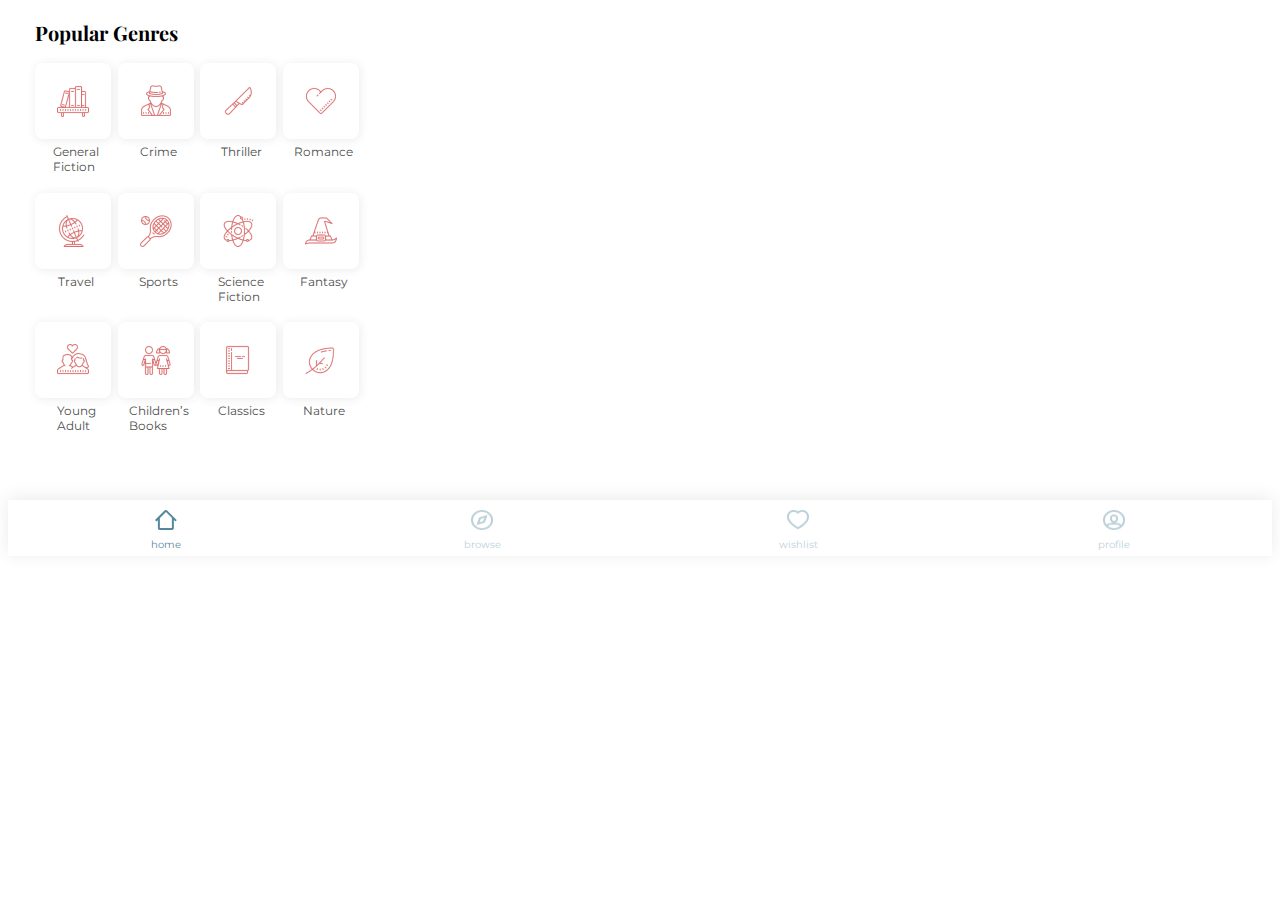
<file: index.html>
<!DOCTYPE html>
<html lang="en">

<head>
        <meta charset="UTF-8">
        <meta http-equiv="X-UA-Compatible" content="IE=edge">
        <meta name="viewport" content="width=device-width, initial-scale=1.0">
        <link rel="stylesheet" href="/style/style3.css">
        <link rel="normalize" href="/style/Normalize.css">
        <title>Document</title>
        <link rel="preconnect" href="https://fonts.googleapis.com">
        <link rel="preconnect" href="https://fonts.gstatic.com" crossorigin>
        <link href="https://fonts.googleapis.com/css2?family=Playfair+Display+SC:wght@700&family=Playfair+Display:wght@700&family=Source+Sans+Pro:wght@200&display=swap"
                rel="stylesheet">
        <link rel="preconnect" href="https://fonts.googleapis.com">
        <link rel="preconnect" href="https://fonts.gstatic.com" crossorigin>
        <link href="https://fonts.googleapis.com/css2?family=Montserrat&family=Playfair+Display+SC:wght@700&family=Playfair+Display:wght@700&family=Source+Sans+Pro:wght@200&display=swap"
                rel="stylesheet">

</head>

<body>
        <div class="h3">
                <h3>
                        Popular Genres
                </h3>
        </div>

        <div class="genres">
                <div class="cell cell-1"><a href="#"><img class=icon src="/assets/img/icon_bookshelf.png" alt="General
            Fiction"></a>
                </div>
                <div class="cell cell-2"><a href="#"><img class=icon src="/assets/img/icon_crime.png"
                                        alt="icon_crime"></a>
                </div>
                <div class="cell cell-3"><a href="#"><img class=icon src="assets/img/icon_knife.png"
                                        alt="icon_knife"></a>
                </div>
                <div class="cell cell-4"><a href="#"><img class=icon src="/assets/img/icon_heart.png"
                                        alt="icon_heart"></a>
                </div>
                <div class="cell-text">
                        <a class="p" href="#">General<br>
                                Fiction</a>
                </div>

                <div class="cell-text">
                        <a class="p" href="#">Crime</a>
                </div>
                <div class="cell-text">
                        <a class="p" href="#">Thriller</a>
                </div>
                <div class="cell-text">
                        <a class="p" href="#">Romance</a>
                </div>
                <div class="cell cell-5"><a href="#"><img class=icon src="/assets/img/icon_travel.png"
                                        alt="icon_travel"></a>
                </div>
                <div class="cell cell-6"><a href="#"><img class=icon src="/assets/img/icon_sports.png"
                                        alt="icon_sports"></a>
                </div>
                <div class="cell cell-7"><a href="#"><img class=icon src="/assets/img/icon_science.png"
                                        alt="icon_science"></a>
                </div>
                <div class="cell cell-8"><a href="#"><img class=icon src="/assets/img/icon_fantasy.png"
                                        alt="icon_fantasy"></a>
                </div>
                <div class="cell-text">
                        <a class="p" href="#">Travel</a>
                </div>

                <div class="cell-text">
                        <a class="p" href="#">Sports</a>
                </div>
                <div class="cell-text">
                        <a class="p" href="#">Science <br>
                                Fiction</a>
                </div>
                <div class="cell-text">
                        <a class="p" href="#">Fantasy</a>
                </div>
                <div class="cell cell-9"><a href="#"><img class=icon src="/assets/img/icon_couple.png"
                                        alt="icon_couple"></a>
                </div>
                <div class="cell cell-10"><a href="#"><img class=icon src="/assets/img/icon_children.png"
                                        alt="icon_children"></a>
                </div>
                <div class="cell cell-11"><a href="#"><img class=icon src="/assets/img/icon_book.png"
                                        alt="icon_book"></a>
                </div>
                <div class="cell cell-12"><a href="#"><img class=icon src="/assets/img/icon_leaf.png"
                                        alt="icon_leaf"></a></div>
                <div class="cell-text"><a class="p" href="#">Young <br>
                                Adult</a></div>
                <div class="cell-text">
                        <a class="p" href="#">Children’s<br>
                                Books</a></div>
                <div class="cell-text">
                        <a class="p" href="#">Classics</a>
                </div>
                <div class="cell-text">
                        <a class="p" href="#">Nature</a>
                </div>

        </div>
        <nav class="navbar">
                <ul>
                        <li><a class="active" href="#">
                                        <img class="icon-nav" src="/assets/img/menu_home.png" alt="home"> </a>
                        </li>
                        <li><a href="#">
                                        <img class="icon-nav" src="/assets/img/menu_browse.png" alt="browse">

                                </a>
                        </li>
                        <li><a href="#">
                                        <img class="icon-nav" src="/assets/img/menu_wishlist.png" alt="wishlist">
                                </a></li>
                        <li><a href="#">
                                        <img class="icon-nav" src="/assets/img/menu_profile.png" alt="profile">

                                </a></li>
                        <li><a class="active" href="#">home</a></li>
                        <li><a href="#">browse</a></li>
                        <li><a href="#">wishlist </a></li>
                        <li><a href="#">profile</a></li>

                </ul>
        </nav>
</body>

</html>
</file>
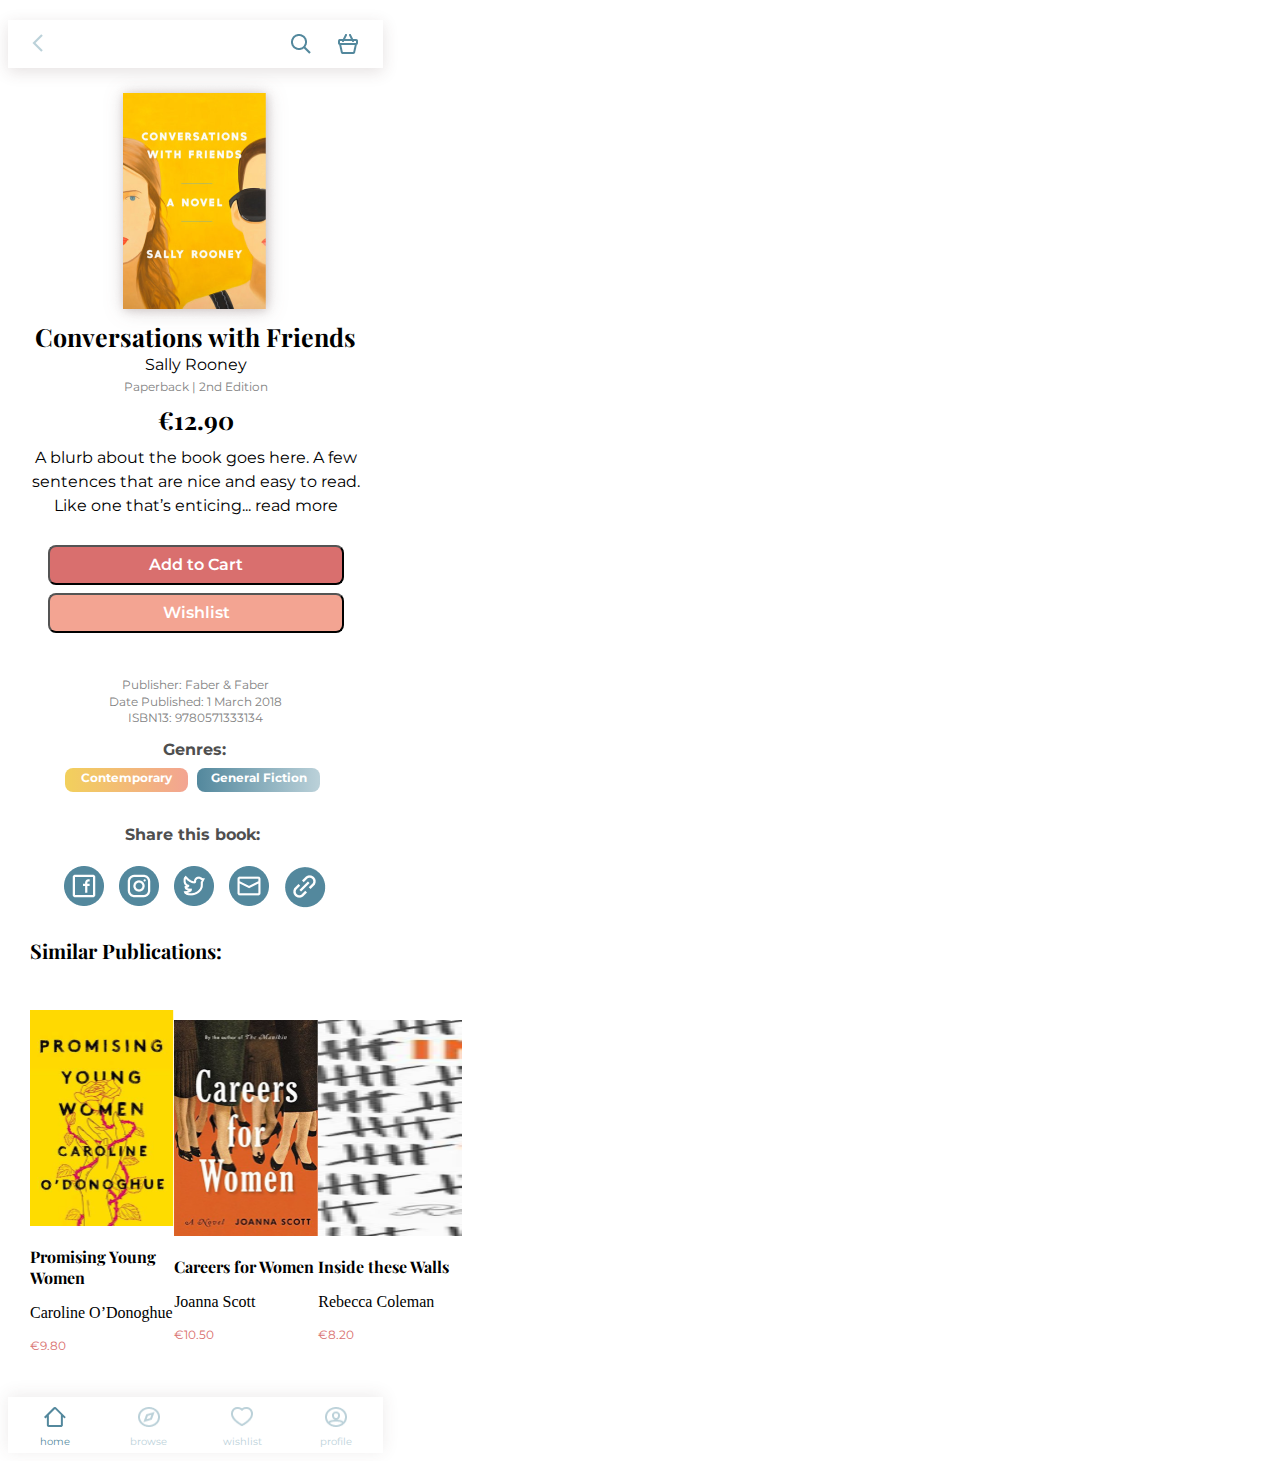
<file: BookPage.html>
<!DOCTYPE html>
<html lang="en">

<head>
    <meta charset="UTF-8">
    <meta http-equiv="X-UA-Compatible" content="IE=edge">
    <meta name="viewport" content="width=device-width, initial-scale=1.0">
    <link rel="normalize" href="/style/Normalize.css">
    <link rel="stylesheet" href="style/BookPage.css">
    <link rel="stylesheet" href="style/fonts.css">
    <link rel="preconnect" href="https://fonts.googleapis.com">
    <link rel="preconnect" href="https://fonts.gstatic.com" crossorigin>
    <link href="https://fonts.googleapis.com/css2?family=Montserrat&display=swap" rel="stylesheet">
    <link rel="preconnect" href="https://fonts.googleapis.com">
    <link rel="preconnect" href="https://fonts.gstatic.com" crossorigin>
    <link href="https://fonts.googleapis.com/css2?family=Montserrat:wght@700&display=swap" rel="stylesheet">
    <link rel="preconnect" href="https://fonts.googleapis.com">
    <link rel="preconnect" href="https://fonts.gstatic.com" crossorigin>
    <link href="https://fonts.googleapis.com/css2?family=Montserrat:wght@600&display=swap" rel="stylesheet">
    <title>Document</title>
</head>

<body>

    <header class="header">
        <img id="arrow" src="assets\img\assets page 2\arrow.png">
        <img id="search" src="assets\img\menu_search.png">
        <img id="basket" src="assets\img\menu_basket.png">

    </header>
    <div class="picture">
        <img id="poster" src="assets\img\assets page 2\conv_w_friends.png">
    </div>
    <div class="text">
        <h1 id="conv_fr">Conversations with Friends</h1>
        <h2 id="s_r">Sally Rooney</h2>
        <h3 id="pck">Paperback | 2nd Edition</h3>
        <h2 id="price">€12.90</h2>
        <h2 id="main_txt">A blurb about the book goes here. A few</br> sentences that are nice and easy to
            read.</br>
            Like
            one
            that’s enticing... read more</h2>

    </div>


    <div class="buttons">
        <div>
            <button class=" b b1 ">Add to Cart</button>
        </div>
        <div>
            <button class=" b b2 ">Wishlist</button>
        </div>
        <div class="publisher">
            <p class="publish">Publisher: Faber & Faber<br>
                Date Published: 1 March 2018<br>
                ISBN13: 9780571333134</p>
        </div>
    </div>
    <div class="tag">
        <p class="h">Genres:
        </p>
    </div>
    <div class="tagcloud">

        <div class="teg1"><a class="cntp" href="#">Contemporary</a></div>
        <div class="tegleft"><a class="fctn" href="#">General Fiction</a></div>
    </div>
    <div class="share">
        <p class="h">Share this book:</p>
    </div>
    <div class="buttons2">
        <button class="socnet"><img src="/assets/img/assets page 2/facebook.png" alt="facebook">
        </button>
        <button class="socnet"><img src="/assets/img/assets page 2/instagram.png" alt="instagram"></button>
        <button class="socnet"><img src="/assets/img/assets page 2/twitter.png" alt="twitter"></button>
        <button class="socnet"><img src="/assets/img/assets page 2/email.png" alt="mail"></button>
        <button class="socnet"><img src="/assets/img/assets page 2/link.png" alt=" link"></button>

    </div>
    <div class="publications">
        <h3 class="title_publications">Similar Publications:</h3>
        <div class="publications_skroll">
            <ul class="publications_list">

                <li class="book_items">
                    <img class="book_img" src="assets/img/assets page 2/prom_young_women.png" alt="Caroline O’Donoghue">
                    <p class="book_name">Promising Young<br> Women</p>
                    <p class="book_authors">Caroline O’Donoghue</p>
                    <p class="book_price">€9.80</p>
                </li>

                <li class="book_items">
                    <img class="book_img" src="assets/img/assets page 2/careers_women.png" alt="Joanna Scott">
                    <p class="book_name">Careers for Women</p>
                    <p class="book_authors">Joanna Scott</p>
                    <p class="book_price">€10.50</p>
                </li>

                <li class="book_items">
                    <img class="book_img" src="assets/img/assets page 2/inside.png" alt="Rebecca Coleman">
                    <p class="book_name">Inside these Walls</p>
                    <p class="book_authors">Rebecca Coleman</p>
                    <p class="book_price">€8.20</p>
                </li>
            </ul>
        </div>
    </div>


    <nav class="navbar">
        <ul>
            <li><a class="active" href="#">
                    <img class="icon-nav" src="/assets/img/menu_home.png" alt="home"> </a>
            </li>
            <li><a href="#">
                    <img class="icon-nav" src="/assets/img/menu_browse.png" alt="browse">

                </a>
            </li>
            <li><a href="#">
                    <img class="icon-nav" src="/assets/img/menu_wishlist.png" alt="wishlist">
                </a></li>
            <li><a href="#">
                    <img class="icon-nav" src="/assets/img/menu_profile.png" alt="profile">

                </a></li>
            <li><a class="active " href="#">home</a></li>
            <li><a href="#">browse</a></li>
            <li><a href="#">wishlist </a></li>
            <li><a href="#">profile</a></li>

        </ul>
    </nav>
</body>

</html>
</file>
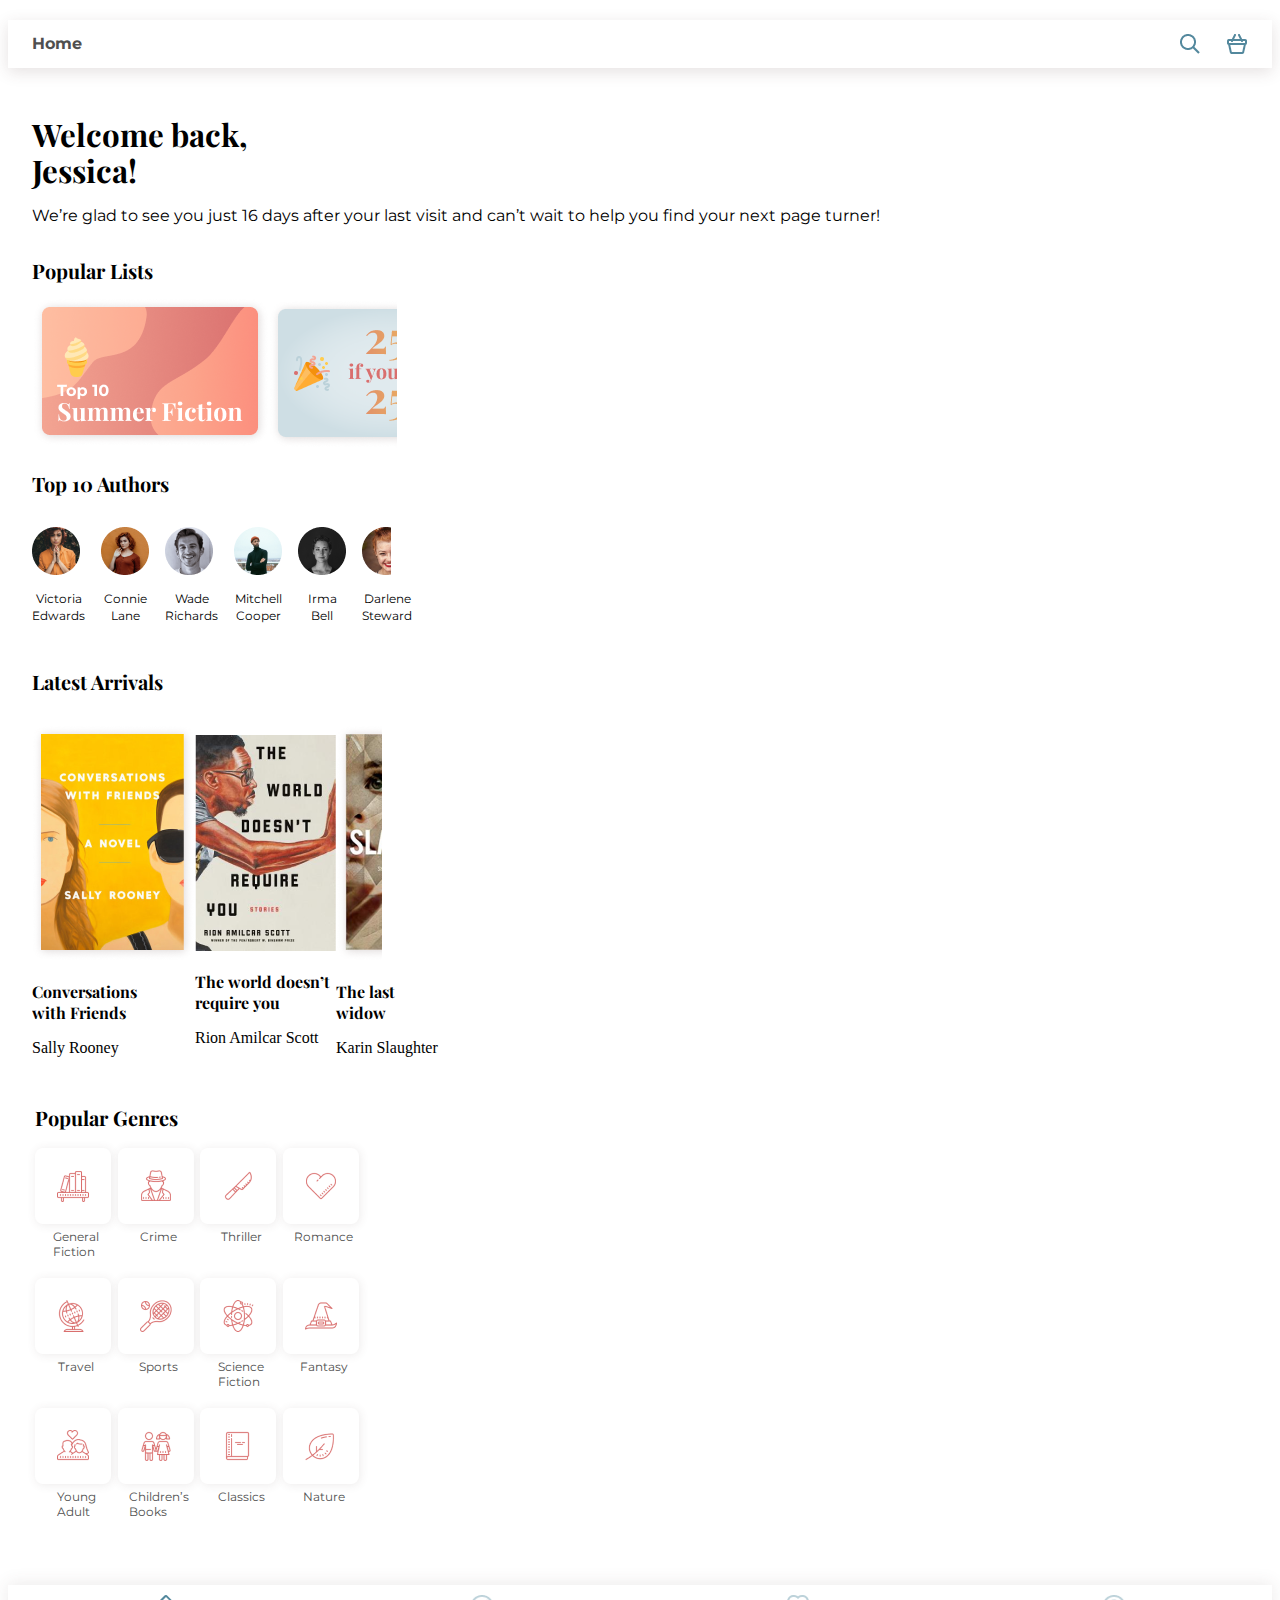
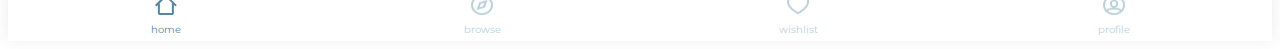
<file: HomePage.html>
<!DOCTYPE html>
<html lang="en">

<head>
    <meta charset="UTF-8">
    <meta http-equiv="X-UA-Compatible" content="IE=edge">
    <meta name="viewport" content="width=device-width, initial-scale=1.0">
    <link rel="stylesheet" href="style\page1_block1_style.css">
    <link rel="normalize" href="/style/Normalize.css">
    <link rel="stylesheet" href="/style/style3.css">
    <link rel="stylesheet" href="style/fonts.css">
    <link rel="stylesheet" href="style/header+nav.css">
    <link rel="stylesheet" href="style/top10authors.css">
    <link rel="preconnect" href="https://fonts.googleapis.com">
    <link rel="preconnect" href="https://fonts.gstatic.com" crossorigin>
    <link
        href="https://fonts.googleapis.com/css2?family=Montserrat&family=Playfair+Display+SC:wght@700&family=Playfair+Display:wght@700&family=Source+Sans+Pro:wght@200&display=swap"
        rel="stylesheet">
    <link rel="preconnect" href="https://fonts.googleapis.com">
    <link rel="preconnect" href="https://fonts.gstatic.com" crossorigin>
    <link
        href="https://fonts.googleapis.com/css2?family=Montserrat&family=Playfair+Display+SC:wght@700&family=Playfair+Display:wght@700&family=Source+Sans+Pro:wght@200&display=swap"
        rel="stylesheet">
    <title>Document</title>
</head>

<body>
    <header class="header">
        <h1 id="home">Home</h1>
        <img id="search" src="assets\img\menu_search.png">
        <img id="basket" src="assets\img\menu_basket.png">
    </header>
    <div class="main">
        <p id="jes_text">Welcome back,</br> Jessica!</p>
        <p id="jes_subtext">We’re glad to see you just 16 days after your last visit and can’t wait to help you find
            your next page
            turner!</p>
    </div>
    <h1 id="pp_ls">Popular Lists</h1>
    <div class="pop_list">
        <div class="sum_f">
            <img src="assets\img\s_fiction_all.png">
        </div>
        <img src="assets\img\all_25.png">
    </div>

    <body class="page">

        <div class="authors">
            <h3 class="authors__title">Top 10 Authors</h3>
            <div class="authors__skroll">
                <ul class="authors__list">

                    <li class="authors__item">
                        <img class="authors__img" src="assets/img/author_1.png" alt="Victoria Edwards">
                        <p class="authors__text">Victoria<br>Edwards</p>
                    </li>

                    <li class="authors__item">
                        <img class="authors__img" src="assets/img/author_2.png" alt="Connie Lane">
                        <p class="authors__text">Connie <br> Lane</p>
                    </li>

                    <li class="authors__item">
                        <img class="authors__img" src="assets/img/author_3.png" alt="Wade Richards">
                        <p class="authors__text">Wade <br> Richards</p>
                    </li>

                    <li class="authors__item">
                        <img class="authors__img" src="assets/img/author_4.png" alt="Mitchell Cooper">
                        <p class="authors__text">Mitchell <br> Cooper</p>
                    </li>

                    <li class="authors__item">
                        <img class="authors__img" src="assets/img/author_5.png" alt="Irma Bell">
                        <p class="authors__text">Irma <br>Bell</p>
                    </li>

                    <li class="authors__item">
                        <img class="authors__img" src="assets/img/author_6.png" alt="Darlene Steward">
                        <p class="authors__text">Darlene <br> Steward</p>
                    </li>
                </ul>
            </div>
        </div>

        <div class="arrivals">
            <h3 class="title_arrivals">Latest Arrivals</h3>
            <div class="arrivals_skroll">
                <ul class="arrivals_list">

                    <li class="book_items">
                        <img class="book_img" src="assets/img/latest_arrivals_1.png" alt="Sally Roney">
                        <p class="book_name">Conversations<br> with Friends</p>
                        <p class="book_authors">Sally Rooney</p>
                    </li>

                    <li class="book_items">
                        <img class="book_img" src="assets/img/latest_arrivals_2.png" alt="Rion Amilcar Scott">
                        <p class="book_name">The world doesn’t <br> require you</p>
                        <p class="book_authors">Rion Amilcar Scott</p>
                    </li>

                    <li class="book_items">
                        <img class="book_img" src="assets/img/latest_arrivals_3.png" alt="Karin Slaughter">
                        <p class="book_name">The last <br> widow</p>
                        <p class="book_authors">Karin Slaughter</p>
                    </li>
                </ul>
            </div>
        </div>

        <div class="h3">
            <h3>
                Popular Genres
            </h3>
        </div>

        <div class="genres">
            <div class="cell cell-1"><a href="#"><img class=icon src="/assets/img/icon_bookshelf.png" alt="General
    Fiction"></a>
            </div>
            <div class="cell cell-2"><a href="#"><img class=icon src="/assets/img/icon_crime.png" alt="icon_crime"></a>
            </div>
            <div class="cell cell-3"><a href="#"><img class=icon src="assets/img/icon_knife.png" alt="icon_knife"></a>
            </div>
            <div class="cell cell-4"><a href="#"><img class=icon src="/assets/img/icon_heart.png" alt="icon_heart"></a>
            </div>
            <div class="cell-text">
                <a class="p" href="#">General<br>
                    Fiction</a>
            </div>

            <div class="cell-text">
                <a class="p" href="#">Crime</a>
            </div>
            <div class="cell-text">
                <a class="p" href="#">Thriller</a>
            </div>
            <div class="cell-text">
                <a class="p" href="#">Romance</a>
            </div>
            <div class="cell cell-5"><a href="#"><img class=icon src="/assets/img/icon_travel.png"
                        alt="icon_travel"></a>
            </div>
            <div class="cell cell-6"><a href="#"><img class=icon src="/assets/img/icon_sports.png"
                        alt="icon_sports"></a>
            </div>
            <div class="cell cell-7"><a href="#"><img class=icon src="/assets/img/icon_science.png"
                        alt="icon_science"></a>
            </div>
            <div class="cell cell-8"><a href="#"><img class=icon src="/assets/img/icon_fantasy.png"
                        alt="icon_fantasy"></a>
            </div>
            <div class="cell-text">
                <a class="p" href="#">Travel</a>
            </div>

            <div class="cell-text">
                <a class="p" href="#">Sports</a>
            </div>
            <div class="cell-text">
                <a class="p" href="#">Science <br>
                    Fiction</a>
            </div>
            <div class="cell-text">
                <a class="p" href="#">Fantasy</a>
            </div>
            <div class="cell cell-9"><a href="#"><img class=icon src="/assets/img/icon_couple.png"
                        alt="icon_couple"></a>
            </div>
            <div class="cell cell-10"><a href="#"><img class=icon src="/assets/img/icon_children.png"
                        alt="icon_children"></a>
            </div>
            <div class="cell cell-11"><a href="#"><img class=icon src="/assets/img/icon_book.png" alt="icon_book"></a>
            </div>
            <div class="cell cell-12"><a href="#"><img class=icon src="/assets/img/icon_leaf.png" alt="icon_leaf"></a>
            </div>
            <div class="cell-text"><a class="p" href="#">Young <br>
                    Adult</a></div>
            <div class="cell-text">
                <a class="p" href="#">Children’s<br>
                    Books</a></div>
            <div class="cell-text">
                <a class="p" href="#">Classics</a>
            </div>
            <div class="cell-text">
                <a class="p" href="#">Nature</a>
            </div>

        </div>
        <nav class="navbar">
            <ul>
                <li><a class="active" href="#">
                        <img class="icon-nav" src="/assets/img/menu_home.png" alt="home"> </a>
                </li>
                <li><a href="#">
                        <img class="icon-nav" src="/assets/img/menu_browse.png" alt="browse">

                    </a>
                </li>
                <li><a href="#">
                        <img class="icon-nav" src="/assets/img/menu_wishlist.png" alt="wishlist">
                    </a></li>
                <li><a href="#">
                        <img class="icon-nav" src="/assets/img/menu_profile.png" alt="profile">

                    </a></li>
                <li><a class="active " href="#">home</a></li>
                <li><a href="#">browse</a></li>
                <li><a href="#">wishlist </a></li>
                <li><a href="#">profile</a></li>

            </ul>
        </nav>
    </body>

</html>
</file>
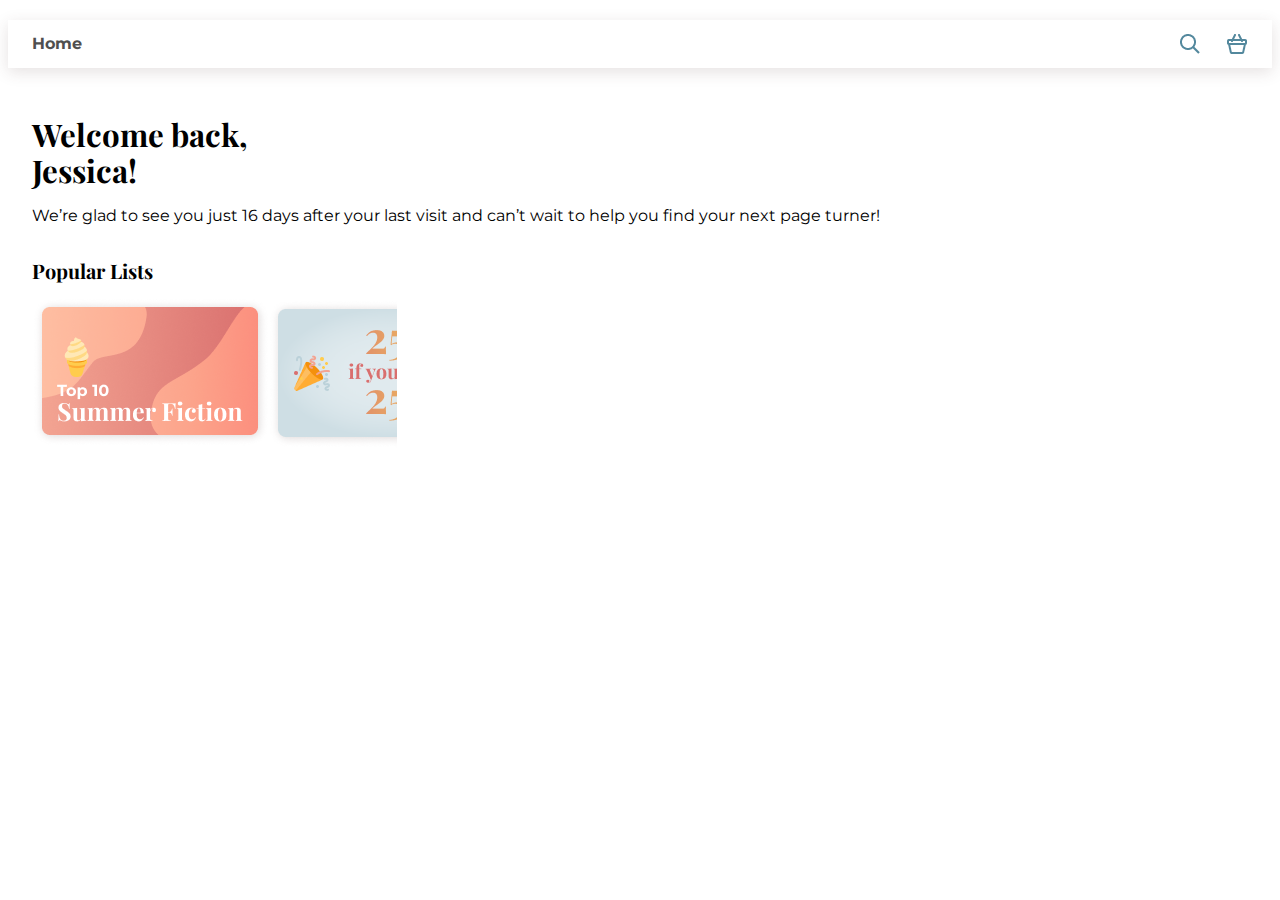
<file: page1_blok1.html>
<!DOCTYPE html>
<html lang="en">

<head>
    <meta name="viewport" content="width=device-width, initial-scale=1.0">
    <link rel="stylesheet" href="style\page1_block1_style.css">
    <link rel="normalize" href="style\Normalize.css">
    <link rel="preconnect" href="https://fonts.googleapis.com">
    <link rel="preconnect" href="https://fonts.gstatic.com" crossorigin>
    <link href="https://fonts.googleapis.com/css2?family=Montserrat:wght@700&display=swap" rel="stylesheet">
    <link rel="preconnect" href="https://fonts.googleapis.com">
    <link rel="preconnect" href="https://fonts.gstatic.com" crossorigin>
    <link href="https://fonts.googleapis.com/css2?family=Playfair+Display:wght@700&display=swap" rel="stylesheet">
    <title>blok 1</title>
</head>

<body>
    <div class="header">
        <h1 id="home">Home</h1>
        <img id="search" src="assets\img\menu_search.png">
        <img id="basket" src="assets\img\menu_basket.png">
    </div>
    <div class="main">
        <p id="jes_text">Welcome back,</br> Jessica!</p>
        <p id="jes_subtext">We’re glad to see you just 16 days after your last visit and can’t wait to help you find
            your next page
            turner!</p>
    </div>
    <h1 id="pp_ls">Popular Lists</h1>
    <div class="pop_list">
        <div class="sum_f">
            <img src="assets\img\s_fiction_all.png">
        </div>
        <img src="assets\img\all_25.png">
    </div>



    <div class="pop_list">
        
    </div>
</body>

</html>
</file>
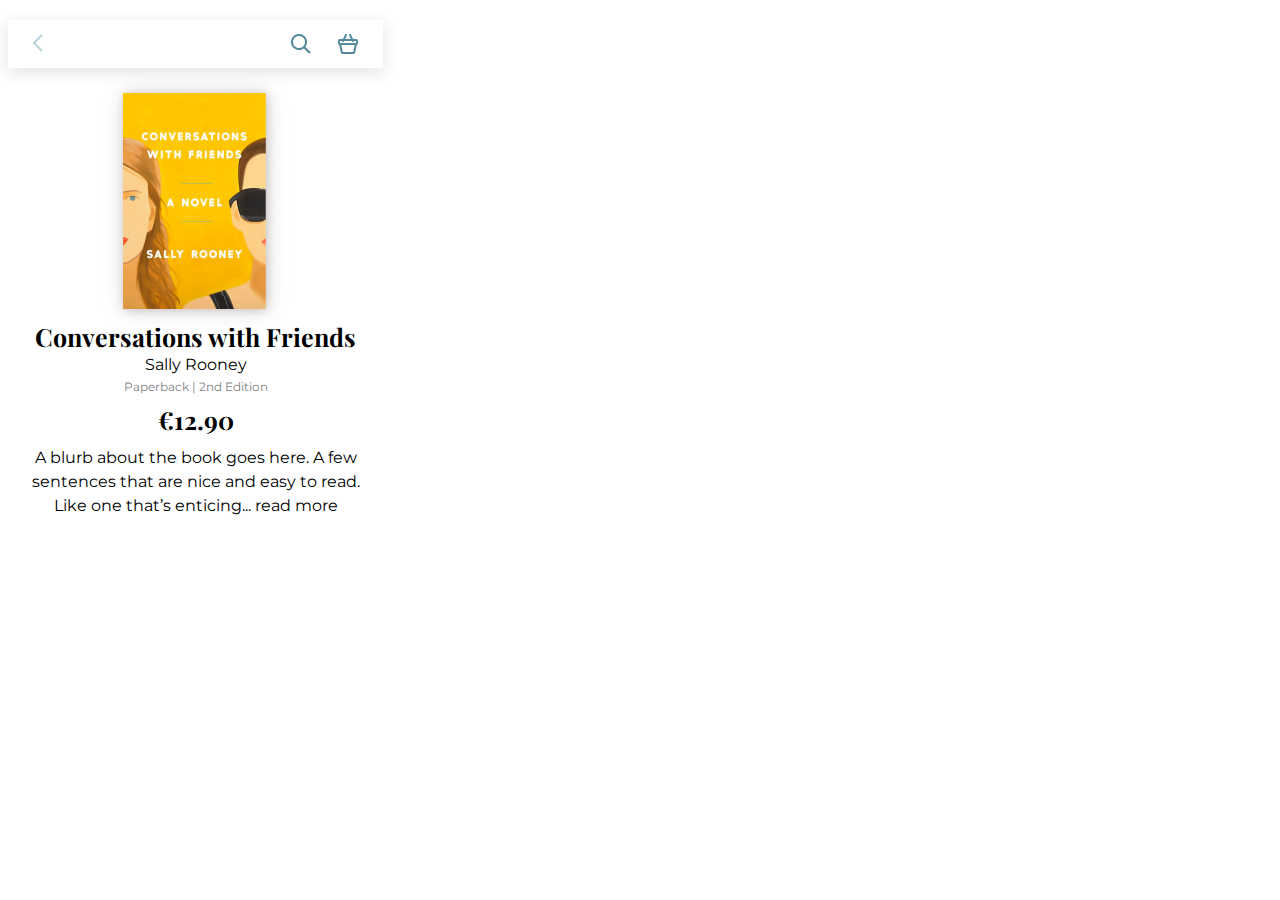
<file: page2_block1.html>
<!DOCTYPE html>
<html lang="en">

<head>
    <link rel="normalize" href="style\Normalize.css">
    <link rel="stylesheet" href="style\page2_block1.css">
    <meta charset="UTF-8">
    <meta http-equiv="X-UA-Compatible" content="IE=edge">
    <meta name="viewport" content="width=device-width, initial-scale=1.0">
    <link rel="preconnect" href="https://fonts.googleapis.com">
    <link rel="preconnect" href="https://fonts.gstatic.com" crossorigin>
    <link href="https://fonts.googleapis.com/css2?family=Playfair+Display:wght@700&display=swap" rel="stylesheet">
    <link rel="preconnect" href="https://fonts.googleapis.com">
    <link rel="preconnect" href="https://fonts.gstatic.com" crossorigin>
    <link href="https://fonts.googleapis.com/css2?family=Montserrat&display=swap" rel="stylesheet">
    <title>block 1 page 2</title>
</head>

<body>

    <header class="header">
        <img id="arrow" src="assets\img\assets page 2\arrow.png">
        <img id="search" src="assets\img\menu_search.png">
        <img id="basket" src="assets\img\menu_basket.png">

    </header>
    <div class="picture">
        <img id="poster" src="assets\img\assets page 2\conv_w_friends.png">
    </div>
    <div class="text">
        <h1 id="conv_fr">Conversations with Friends</h1>
        <h2 id="s_r">Sally Rooney</h2>
        <h3 id="pck">Paperback | 2nd Edition</h3>
        <h2 id="price">€12.90</h2>
        <h2 id="main_txt">A blurb about the book goes here. A few</br> sentences that are nice and easy to
            read.</br>
            Like
            one
            that’s enticing... read more</h2>

    </div>

</body>

</html>
</file>
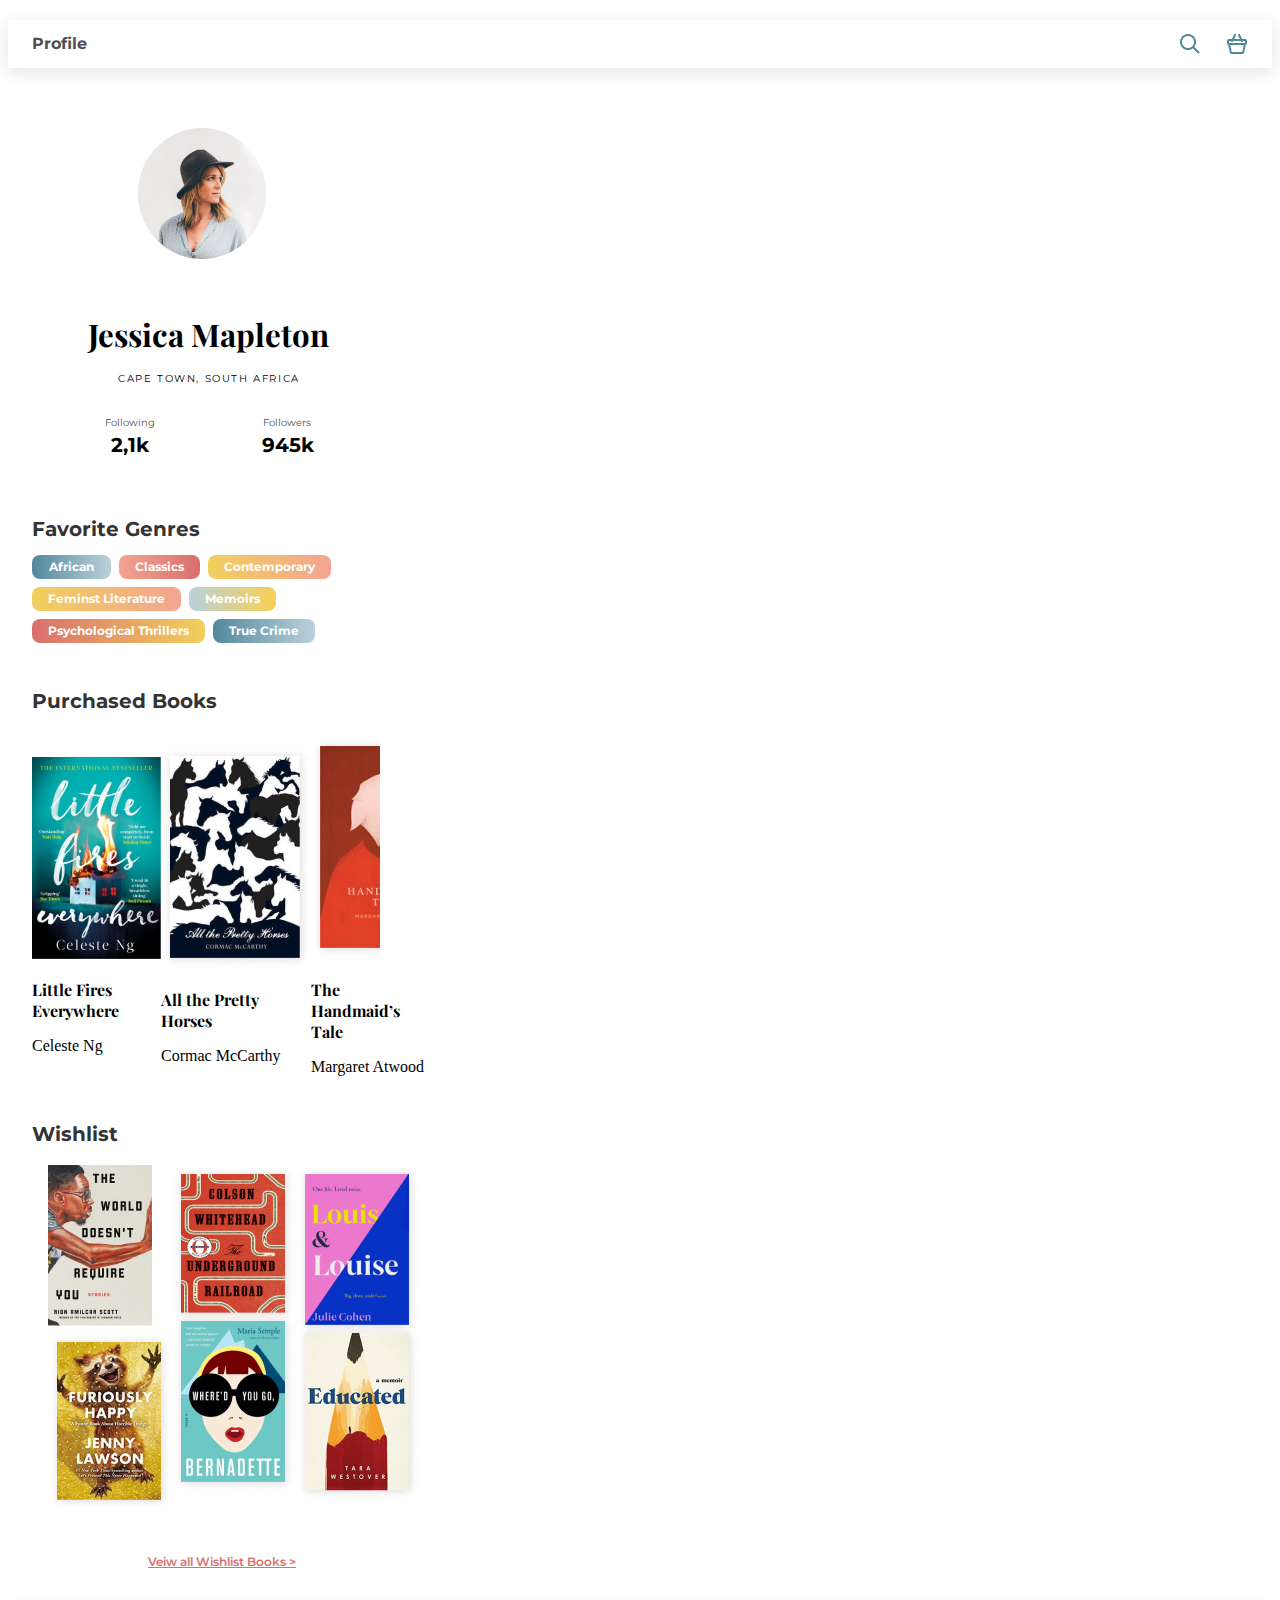
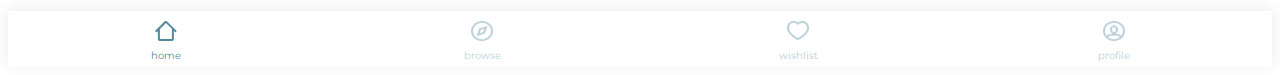
<file: Profile.html>
<!DOCTYPE html>
<html lang="en">

<head>
    <meta charset="UTF-8">
    <meta http-equiv="X-UA-Compatible" content="IE=edge">
    <meta name="viewport" content="width=device-width, initial-scale=1.0">
    <link rel="normalize" href="style/Normalize.css">
    <link rel="stylesheet" href="style/fonts.css">
    <link rel="stylesheet" href="style/header+nav.css">
    <link rel="stylesheet" href="style/Profile.css">
    

    <title>Profile</title>
</head>

<body>
    <header class="header">
        <h1 id="home">Profile</h1>
        <img id="search" src="assets\img\menu_search.png">
        <img id="basket" src="assets\img\menu_basket.png">
    </header>


    <div class="profile_page">
        <img class="profile_info-icon" src="assets/img/assets page 3/icon_profile.png" alt="profile">
        <h1 class="profile_info-text"> Jessica Mapleton</h1>
        <p class="profile_info-text2">Cape Town, South Africa</p>
        <div class="profile_subscribers all">
            <div class="subscribers_info">
                <p class="subscribers_text">Following</p>
                <p class="subscribers_text2">2,1k</p>
            </div>
            <div class="subscribers_info">
                <p class="subscribers_text">Followers</p>
                <p class="subscribers_text2">945k</p>
            </div>
        </div>
    </div>


    <div class="favorite_genres">
        <h3 class="favorite_genres_main">Favorite Genres</h3>
        <ul class="favorite_genres_list">
            <li class="favorite_genres_name one">
                <p class="favorite_genres_list_text">African</p>
            </li>
            <li class="favorite_genres_name two">
                <p class="favorite_genres_list_text">Classics</p>
            </li>
            <li class="favorite_genres_name three">
                <p class="favorite_genres_list_text">Contemporary</p>
            </li>
            <li class="favorite_genres_name four">
                <p class="favorite_genres_list_text">Feminst Literature</p>
            </li>
            <li class="favorite_genres_name five">
                <p class="favorite_genres_list_text">Memoirs</p>
            </li>
            <li class="favorite_genres_name six">
                <p class="favorite_genres_list_text">Psychological Thrillers</p>
            </li>
            <li class="favorite_genres_name seven">
                <p class="favorite_genres_list_text">True Crime</p>
            </li>
        </ul>
    </div>


    <div class= "purchased">
        <h3 class="title_purchased">Purchased Books</h3>
        <div class="purchased_skroll">
            <ul class="purchased_list">

                <li class="book_items">
                    <img class="book_img" src="assets/img/assets page 3/Little Fires Everywhere.png" alt="Celeste Ng">
                    <p class="book_name">Little Fires <br> Everywhere</p>
                    <p class="book_authors">Celeste Ng</p>
                </li>

                <li class="book_items">
                    <img class="book_img" src="assets/img/assets page 3/All the Pretty Horses.png"
                        alt="Cormac McCarthy">
                    <p class="book_name">All the Pretty <br> Horses</p>
                    <p class="book_authors">Cormac McCarthy </p>
                </li>

                <li class="book_items">
                    <img class="book_img" src="assets/img/assets page 3/The Handmaid’s Tale.png" alt="Margaret Atwood">
                    <p class="book_name">The <br> Handmaid’s <br> Tale</p>
                    <p class="book_authors">Margaret Atwood</p>
                </li>
            </ul>
        </div>
    </div>


    <div class= "wishlist">
        <h3 class="title_wishlist">Wishlist</h3>
        <div class="book_wishlist">

            <div class="img_wishlist">

                <div class="img_wishlist imgone"><img src="/assets/img/assets page 3/wishlist/book_one.png">
                </div>
                <div class="img_wishlist imgfour"><img src="/assets/img/assets page 3/wishlist/book_four.png">
                </div>
            </div>

            <div class="img_wishlist">

                <div class="img_wishlist imgtwo"><img src="/assets/img/assets page 3/wishlist/book_two.png">
                </div>
                <div class="img_wishlist imgfive"><img src="/assets/img/assets page 3/wishlist/book_five.png"></div>
            </div>

            <div class="img_wishlist">
                <div class="img_wishlist imgthree"><img src="/assets/img/assets page 3/wishlist/book_three.png">
                </div>
                <div class="img_wishlist imgsix"><img src="/assets/img/assets page 3/wishlist/book_six.png"></div>
            </div>
        </div>
        <p class="wishlist_text">Veiw all Wishlist Books ></p>

    </div>


    <nav class="navbar">
        <ul>
            <li><a class="active" href="HomePage.html">
                    <img class="icon-nav" src="/assets/img/menu_home.png" alt="home"> </a>
            </li>
            <li><a href="#">
                    <img class="icon-nav" src="/assets/img/menu_browse.png" alt="browse">

                </a>
            </li>
            <li><a href="#">
                    <img class="icon-nav" src="/assets/img/menu_wishlist.png" alt="wishlist">
                </a></li>
            <li><a href="Profile.html">
                    <img class="icon-nav" src="/assets/img/menu_profile.png" alt="profile">

                </a></li>
            <li><a class="active" href="#">home</a></li>
            <li><a href="#">browse</a></li>
            <li><a href="#">wishlist </a></li>
            <li><a href="#">profile</a></li>
        </ul>
    </nav>
</body>

</html>
</file>
<file: style/style3.css>
.h3 {
    width: 144px;
    height: 27px;
    margin-left: 27px;
    margin-bottom: 16px;
}

h3 {
    font-family: 'Playfair Display', serif;
    font-size: 20px;
    font-weight: bold;
    color: #000000;
    font-style: normal;
    line-height: 26.66px;
}

.genres {

    width: 330px;
    height: 389px;
    display: grid;
    grid-template-columns: 1fr 1fr 1fr 1fr;
    grid-template-rows: 1fr 1fr 1fr 1fr 1fr 1fr;
    margin-left: 27px;
    margin-right: 21px;
    margin-bottom: 48px;
}

.cell {
    width: 76px;
    height: 76px;
    display: grid;
    background: #FFFFFF;
    box-shadow: 1px 1px 10px rgba(78, 55, 55, 0.1);
    border-radius: 8px;

}

.icon {
    margin: 22px;
    justify-items: center;
}

.cell-text {
    display: grid;
    justify-items: center;
}

.p {

    font-size: 12px;
    font-family: 'Montserrat', sans-serif;
    color: #4F4F4F;
    font-style: normal;
    margin-top: 5px;


}

.navbar {

    width: 100%;
    height: 56px;
    background: #FFFFFF;
    box-shadow: 0px -2px 16px rgba(78, 55, 55, 0.1);
}

ul {
    list-style-type: none;
    display: grid;
    padding-top: 10px;
    grid-template-columns: 1fr 1fr 1fr 1fr;
    grid-template-rows: 1fr 1fr;
    padding-left: 0px;
    justify-items: center;
}

.icon-nav {
    width: 22px;
    height: 20px;
    border: none;
    color: #BBD1D9;
}

a {
    text-decoration: none;
    color: #BBD1D9;
    font-family: 'Montserrat';
    font-size: 10px;
}

.active {
    color: #53889D;
}
</file>
<file: style/BookPage.css>
.header {
    display: grid;
    width: 375px;
    height: 48px;
    grid-row: 1/2;
    grid-column: 1/4;
    align-content: center;
    box-shadow: 0 4px 16px rgba(78, 55, 55, 0.15);
    grid-template-columns: repeat(2, 1fr);
    margin: 20px 0 16px 0;
}

#arrow {
    padding-left: 23.59px;
    grid-column: 1/2;
}

#search {
    display: grid;
    justify-self: end;
    padding-right: 25px;
    border-radius: 0px;
    grid-column: 3/4;
}

#basket {
    display: grid;
    justify-self: end;
    padding-left: 2px;
    padding-right: 25px;
    border-radius: 0px;
    grid-column: 4/4;
}


.picture {

    display: grid;
    width: 375px;
    height: max-content;
    grid-row: auto;
    grid-column: auto;
    justify-content: center;
    filter: drop-shadow(1px 1px 10px rgba(78, 55, 55, 0.2));
    padding-bottom: 0px;
    margin-bottom: 0px;
}

.text {
    display: grid;
    width: 375px;
    grid-template-columns: auto;
    grid-template-rows: 1/7;
    align-content: center;
}

#conv_fr {
    grid-row: 1/2;
    font-family: Playfair Display;
    font-style: normal;
    font-weight: bold;
    font-size: 25px;
    line-height: 33px;
    text-align: center;
    color: black;
    margin: 0%;

}

#s_r {
    grid-row: 2/3;
    font-family: Montserrat;
    font-style: normal;
    font-weight: normal;
    font-size: 16px;
    line-height: 24px;
    text-align: center;
    color: black;
    margin: 0%;
}

#pck {
    grid-row: 3/4;
    font-family: Montserrat;
    font-style: normal;
    font-weight: normal;
    font-size: 12px;
    line-height: 140%;
    text-align: center;
    color: #828282;
    margin: 2px;

}

#price {
    grid-row: 4/5;
    font-family: Playfair Display;
    font-style: normal;
    font-weight: bold;
    font-size: 25px;
    line-height: 33px;
    text-align: center;

    color: #000000;
    margin: 5px;
}

#main_txt {
    grid-row: 5/7;
    font-family: Montserrat;
    font-style: normal;
    font-weight: normal;
    font-size: 16px;
    line-height: 24px;
    color: #000000;
    text-align: center;
    margin: 5px;

}

.buttons {
    margin-top: 22px;
    margin-left: 40px;
    display: grid;
    grid-template-rows: 1fr 1fr;
    grid-gap: 8px;
}

.b1 {
    background-color: #D96F6E;
    width: 296px;
    height: 40px;
    border-radius: 8px;

}

.b2 {
    background-color: #F3A492;
    width: 296px;
    height: 40px;
    border-radius: 8px;
}

.b {
    font-family: 'Montserrat';
    color: #FFFFFF;
    font-style: normal;
    font-weight: 600;
    font-size: 16px;
    line-height: 20px;
}

.publisher {
    width: 174px;
    height: 51px;
    margin-left: 60px;
    margin-top: 24px;
}

.publish {
    font-family: Montserrat;
    font-style: normal;
    font-weight: normal;
    font-size: 12px;
    line-height: 140%;
    text-align: center;
    color: #828282;
}

.tag {
    margin-top: 24px;
    width: 64px;
    height: 20px;
    margin-left: 154px;
}

.h {
    font-family: Montserrat;
    font-style: normal;
    font-weight: bold;
    font-size: 16px;
    line-height: 20px;
    text-align: center;
    color: #4F4F4F;
}

.tagcloud {
    margin-top: 8px;
    margin-left: 57px;
    width: 259px;
    height: 25px;
    display: grid;
    grid-template-columns: 1fr 1fr;
    grid-gap: 5px;
}

.teg1 {

    width: 123px;
    height: 24px;
    border-radius: 8px;
    background: linear-gradient(90deg, #F2D05C 0%, #F3A492 100%);
    text-align: center;
}

.cntp {
    font-family: Montserrat;
    font-style: normal;
    font-weight: bold;
    font-size: 12px;
    line-height: 15px;
    color: #FFFFFF;
}

.tegleft {

    width: 123px;
    height: 24px;
    border-radius: 8px;
    background: linear-gradient(90deg, #53889D 0%, #BBD1D9 100%);
    text-align: center;
}

.fctn {

    font-family: Montserrat;
    font-style: normal;
    font-weight: bold;
    font-size: 12px;
    line-height: 15px;
    color: #FFFFFF;
    ;
}

.share {

    margin-top: 32px;
    margin-left: 116px;
    width: 136px;
    height: 20px;

}

.buttons2 {
    margin-left: 50px;
    margin-top: 20px;
    width: 265px;
    height: 40px;
    left: 11px;
    display: grid;
    grid-template-columns: 1fr 1fr 1fr 1fr 1fr;
    grid-gap: 10px;
}

.socnet {
    width: 22.5px;
    height: 22.5px;
    border: none;
    background: #FFFFFF;

}

.co .publications__text {
    color: #000000;
    font-family: "Montserrat";
    font-style: normal;
    font-weight: normal;
    font-size: 12px;
    line-height: 140%;
    text-align: center;
}

.title_publications {
    color: #000000;
    font-family: "Playfair Display";
    font-style: normal;
    font-weight: bold;
    font-size: 20px;
    line-height: 27px;
}

.book_img {
    width: 144.15px;
    height: 216px;
}

.book_name {
    color: #000000;
    font-family: "Playfair Display";
    font-style: normal;
    font-weight: bold;
    font-size: 16px;

}

.book_author {
    color: #000000;
    font-family: "Montserrat";
    font-style: normal;
    font-size: 12px;
}

.book_price {
    color: #D96F6E;
    font-family: "Montserrat";
    font-style: normal;
    font-size: 12px;
}

.publications {
    margin-top: 32px;
    margin-left: 22px;
    margin-bottom: 32px;
}

.publications_skroll {
    overflow: hidden;
}

.publications_list {
    align-items: center;
    display: flex;
    list-style: none;
    margin: 0 -10;
    margin-bottom: -20px;
    overflow-x: scroll;
    padding-left: 0;
    padding-bottom: 20px;
}

.navbar {
    width: 375px;
    height: 56px;
    background: #FFFFFF;
    box-shadow: 0px -2px 16px rgba(78, 55, 55, 0.1);
}

ul {
    list-style-type: none;
    display: grid;
    padding-top: 10px;
    grid-template-columns: 1fr 1fr 1fr 1fr;
    grid-template-rows: 1fr 1fr;
    padding-left: 0px;
    justify-items: center;
}

.icon-nav {
    width: 22px;
    height: 20px;
    border: none;
    color: #BBD1D9;
}

a {
    text-decoration: none;
    color: #BBD1D9;
    font-family: 'Montserrat';
    font-style: normal;
    font-weight: normal;
    font-size: 10px;
}

.active {
    color: #53889D;
}
</file>
<file: style/fonts.css>
@import url('https://fonts.googleapis.com/css2?family=Montserrat:wght@100;800&display=swap');
@import url('https://fonts.googleapis.com/css2?family=Montserrat&display=swap');
@import url('https://fonts.googleapis.com/css2?family=Playfair+Display:wght@800&display=swap');
</file>
<file: style/header+nav.css>
/* Стиль хэдер */

.header {
    display: grid;
    width: 100%;
    height: 48px;
    grid-row: 1/2;
    grid-column: 1/4;
    align-items: center;
    box-shadow: 0px 4px 16px rgba(78, 55, 55, 0.15);
    grid-template-columns: repeat(2, 1fr);
    margin: 20px 0 32px 0;
}

#home {
    padding-left: 24px;
    grid-column: 1/2;
    font-family: 'Montserrat', sans-serif;
    font-style: normal;
    font-weight: bold;
    font-size: 16px;
    line-height: 20px;
    color: #4F4F4F;
}

#search {
    padding-left: 2px;
    border-radius: 0px;
    padding-right: 25px;
    grid-column: 3/4;
}

#basket {
    padding-left: 2px;
    padding-right: 0%;
    border-radius: 0px;
    grid-column: 4/4;
    padding-left: 2px;
    padding-right: 25px;
}

/* Навигация */

.navbar {

    width: 100%;
    height: 56px;
    background: #FFFFFF;
    box-shadow: 0px -2px 16px rgba(78, 55, 55, 0.1);
}

ul {
    list-style-type: none;
    display: grid;
    padding-top: 10px;


    grid-template-columns: 1fr 1fr 1fr 1fr;
    grid-template-rows: 1fr 1fr;
    padding-left: 0px;
    justify-items: center;


}



.icon-nav {
    width: 22px;
    height: 20px;
    border: none;

}

a {
    text-decoration: none;
    color: #BBD1D9;
    font-family: 'Montserrat';
    font-size: 10px;

}

.active {
    color: #53889D;
}
</file>
<file: style/top10authors.css>
.authors {
    margin-left: 24px;
    margin-bottom: 32px;
}

.authors__title {
    color: #000000;
    font-family: "Playfair Display";
    font-style: normal;
    font-weight: bold;
    font-size: 20px;
    line-height: 27px;
}

.authors__skroll {
    overflow: hidden;
}

.authors__list {
    align-items: center;
    display: flex;
    list-style: none;
    margin: 0;
    margin-bottom: -20px;
    overflow-x: scroll;
    padding-left: 0;
    padding-bottom: 20px;
}

.authors__item {
    align-content: center;
    flex-direction: column;
    justify-content: center;
    margin-right: 16px;
}

@media only screen and (max-width: 370px) {
    .authors__item {
        margin-right: 16px;
    }
}

.authors__text {
    color: #000000;
    font-family: "Montserrat";
    font-style: normal;
    font-weight: normal;
    font-size: 12px;
    line-height: 140%;
    text-align: center;
}

.title_arrivals {
    color: #000000;
    font-family: "Playfair Display";
    font-style: normal;
    font-weight: bold;
    font-size: 20px;
    line-height: 27px;
}



.book_name {
    color: #000000;
    font-family: "Playfair Display";
    font-style: normal;
    font-weight: bold;
    font-size: 16px;

}

.book_author {
    color: #000000;
    font-family: "Montserrat";
    font-style: normal;
    font-size: 12px;
}

.arrivals {
    margin-left: 24px;
    margin-bottom: 32px;
}

.arrivals_skroll {
    overflow: hidden;
}

.arrivals_list {
    align-items: center;
    display: flex;
    list-style: none;
    margin: 0;
    margin-bottom: -20px;
    overflow-x: scroll;
    padding-left: 0;
    padding-bottom: 20px;
}
</file>
<file: style/Profile.css>
.profile_page {
    margin: 40px 30px 40px 30px;
    flex-wrap: nowrap;
    justify-content: center;
    padding: 20px;
}

.profile_info-icon {
    margin-left: 80px;
    margin-bottom: 32px;
    flex-wrap: nowrap;
    justify-content: center;
}

.profile_info-text {
    justify-content: center;
    margin-left: 30px;
    flex-wrap: nowrap;
    font-family: "Playfair Display";
    font-style: normal;
    font-weight: bold;
    font-size: 31.25px;
    line-height: 36px;
    color: #000000;

}

.profile_info-text2 {
    margin-left: 60px;
    margin-bottom: 32px;
    flex-wrap: nowrap;
    font-family: "Montserrat";
    font-style: normal;
    font-weight: normal;
    font-size: 10px;
    line-height: 12px;
    letter-spacing: 0.16em;
    text-transform: uppercase;
}

.subscribers_info {
    margin-right: 60px;
    width: 50px;
    height: 42px;
    justify-content: center;
    flex-wrap: nowrap;
}

.all {
    display: flex;
    flex-direction: row;
    justify-content: space-evenly;
    flex-wrap: nowrap;
    width: 361px;
}

.subscribers_text {
    font-family: 'Montserrat';
    font-style: normal;
    font-weight: normal;
    font-size: 10px;
    line-height: 12px;
    text-align: center;
    color: #4F4F4F;
    margin: 0;
    margin-bottom: 4px;
}

.subscribers_text2 {
    font-family: "Montserrat";
    font-style: normal;
    font-weight: bold;
    font-size: 20px;
    line-height: 24px;
    text-align: center;
    color: #000000;
    margin: 0;
    padding: 0;
}


/* Второй блок */


.favorite_genres {
    margin: 0 52px 48px 24px;
}

.favorite_genres_main {
    font-family: "Montserrat";
    font-style: normal;
    font-weight: bold;
    font-size: 20px;
    line-height: 20px;
    color: #333333;
    margin: 0;
    margin-bottom: 16px;

}

.favorite_genres_list {
    display: flex;
    flex-wrap: wrap;
    list-style: none;
    width: 299px;
    margin: 0;
    padding: 0;
    gap: 8px;
}

.favorite_genres_list_text {
    font-family: "Montserrat";
    font-style: normal;
    font-weight: bold;
    font-size: 12px;
    line-height: 24px;
    text-align: center;
    color: #FFFFFF;
    margin: 0;
}

.favorite_genres_name {
    font-family: "Montserrat";
    font-style: normal;
    font-weight: bold;
    font-size: 12px;
    line-height: 24px;
    text-align: center;
    color: #FFFFFF;
    margin: 0;

}

.one {
    width: 79px;
    height: 24px;
    background: linear-gradient(90deg, #53889D 0%, #BBD1D9 100%);
    border-radius: 8px;
}

.two {
    width: 81px;
    height: 24px;
    background: linear-gradient(90deg, #F3A492 0%, #D96F6E 100%), #C4C4C4;
    border-radius: 8px;
}

.three {
    width: 123px;
    height: 24px;
    background: linear-gradient(90deg, #F2D05C 0%, #F3A492 100%);
    border-radius: 8px;
}

.four {
    width: 149px;
    height: 24px;
    background: linear-gradient(90deg, #F2D05C 0%, #F3A492 100%);
    border-radius: 8px;

}

.five {
    width: 87px;
    height: 24px;
    background: linear-gradient(90deg, #BBD1D9 0%, #F2D05C 92.86%);
    border-radius: 8px;
}

.six {
    width: 173px;
    height: 24px;
    background: linear-gradient(90deg, #D96F6E 0%, #F2D05C 100%);
    border-radius: 8px;

}

.seven {
    width: 102px;
    height: 24px;
    background: linear-gradient(90deg, #53889D 0%, #BBD1D9 100%);
    border-radius: 8px;

}



/*Третий блок*/

.purchased__text {
    color: #000000;
    font-family: "Montserrat";
    font-style: normal;
    font-weight: normal;
    font-size: 12px;
    line-height: 140%;
    text-align: center;
}



.title_purchased {
    font-family: "Montserrat";
    font-style: normal;
    font-weight: bold;
    font-size: 20px;
    line-height: 20px;
    color: #333333;
    margin: 0;
    margin-bottom: 16px;
}

.book_name {
    color: #000000;
    font-family: "Playfair Display";
    font-style: normal;
    font-weight: bold;
    font-size: 16px;
}

.book_author {
    color: #000000;
    font-family: "Montserrat";
    font-style: normal;
    font-size: 12px;
    font-weight: 400;
}

.purchased {
    margin-left: 24px;
    margin-bottom: 32px;
}

.purchased_list {
    align-items: center;
    display: flex;
    list-style: none;
    margin: 0;
    margin-bottom: -20px;
    padding-left: 0;
    padding-bottom: 20px;
}

/* Четвёртый блок */
.title_wishlist {
    color: #333;
    display: inline;
    font-family: "Montserrat";
    font-style: normal;
    font-weight: bold;
    font-size: 20px;
    line-height: 20px;
    margin-left: 24px;
    margin-bottom: 16px;
}

.book_wishlist {
    display: flex;
    flex-wrap: wrap;
    height: 345px;
    margin-left: 20px;
    margin-bottom: 24px;
    width: 375px;
    padding: 20px;
}


.imgone {
    height: 160.46px;
    margin-bottom: 8px;
}

.imgtwo {
    height: 138.67px;
    margin-bottom: 8px;
}

.imgthree {
    height: 150.9px;
    margin-bottom: 8px;
}

.imgfour {
    height: 157.82px;
}

.imgfive {
    height: 160.91px;

}

.imgsix {
    height: 157.32px;
}


.wishlist_text {
    color: #d96f6e;
    font-family: "Montserrat";
    font-style: normal;
    font-weight: 600;
    font-size: 12px;
    line-height: 16.8px;
    margin-left: 140px;
    margin-bottom: 40px;
    text-decoration: underline;
}
</file>
